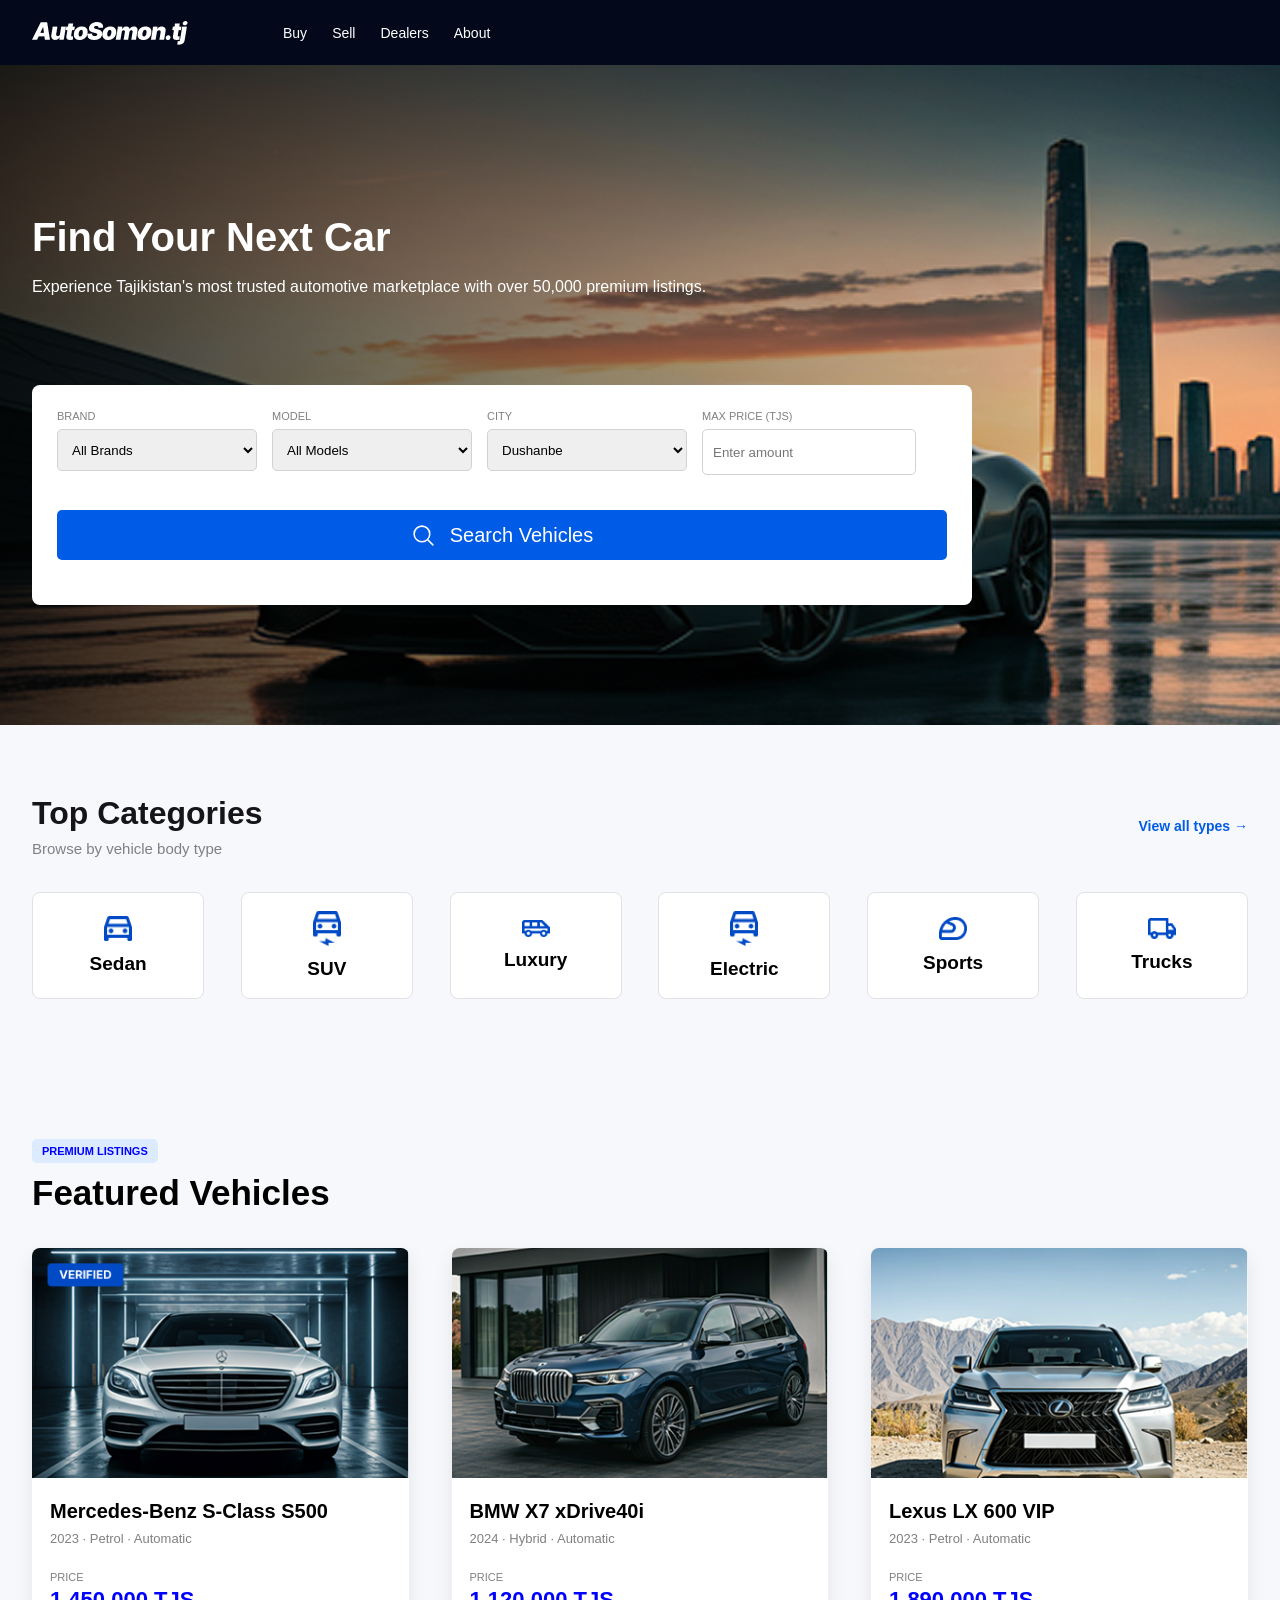
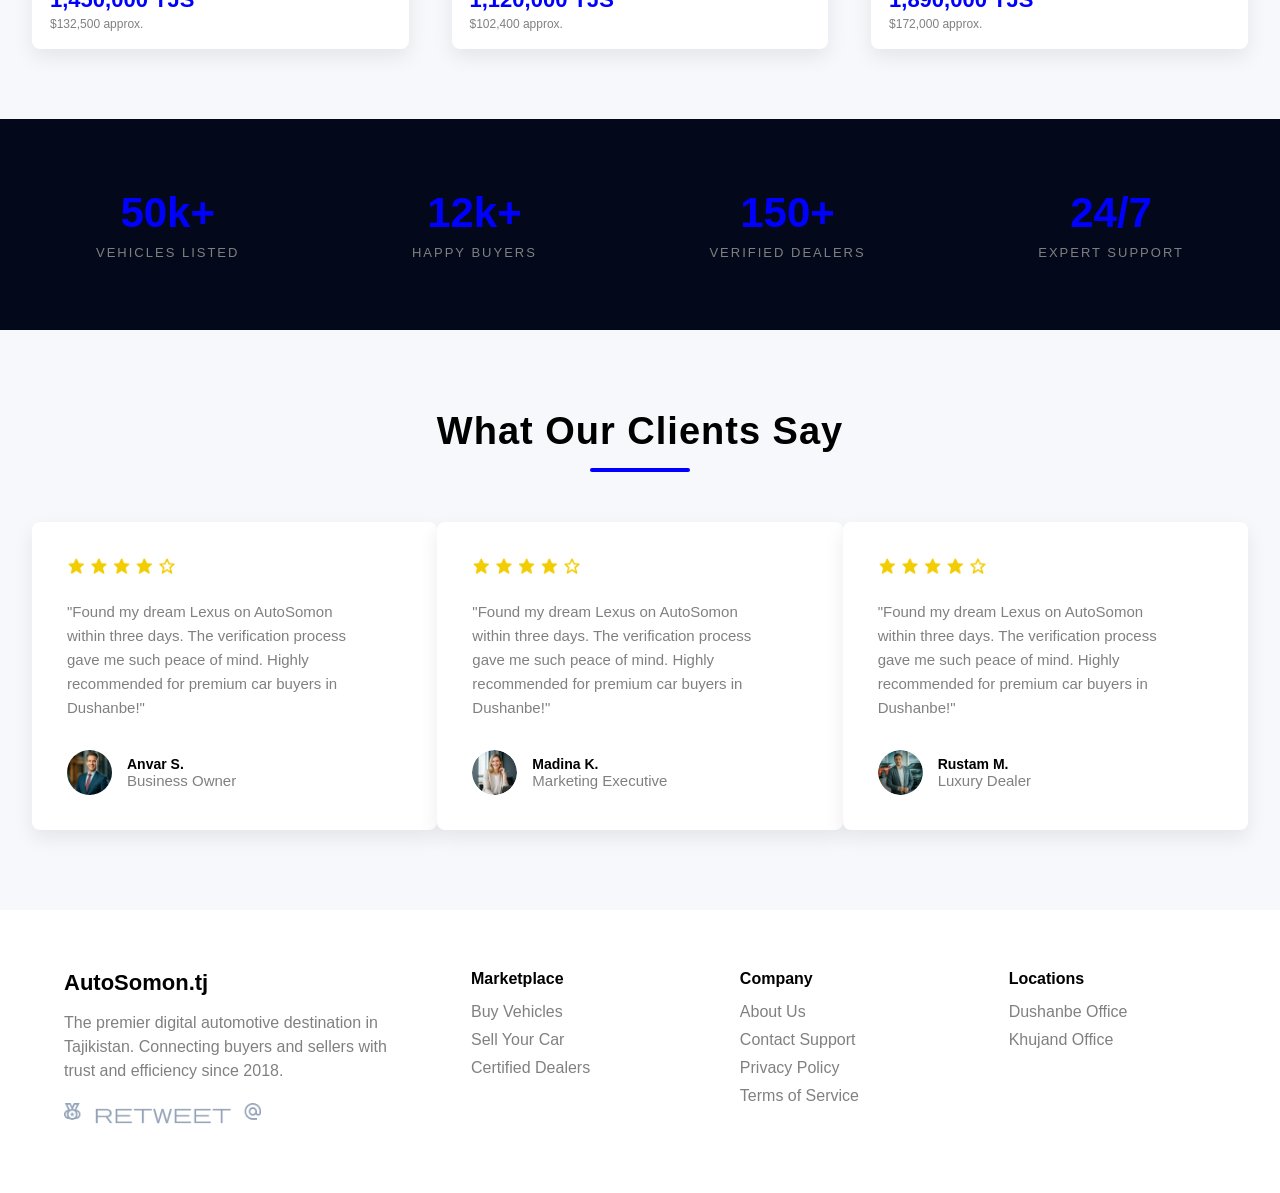
<file: index.html>
<!doctype html>
<html lang="en">
  <head>
    <meta charset="UTF-8" />
    <meta name="viewport" content="width=device-width, initial-scale=1.0" />
    <title>AutoSomon.TJ</title>
    <link rel="stylesheet" href="./style.css" />
  </head>
  <body>
    <header>
      <div class="header">
        <img src="./images/AutoSomon.tj.png" alt="" class="logo1" />

        <a href="./stranitsa2/stranitsa2.html" class="link1">Buy</a>
        <a href="./stranitsa3/stranitsa3.html" class="link1">Sell</a>
        <a href="" class="link1">Dealers</a>
        <a href="" class="link1">About</a>

        <svg
          xmlns="http://www.w3.org/2000/svg"
          fill="none"
          viewBox="0 0 24 24"
          stroke-width="1.5"
          stroke="currentColor"
          class="icon1"
        >
          <path
            stroke-linecap="round"
            stroke-linejoin="round"
            d="m21 21-5.197-5.197m0 0A7.5 7.5 0 1 0 5.196 5.196a7.5 7.5 0 0 0 10.607 10.607Z"
          />
        </svg>

        <button class="button1">Sell Car</button>
      </div>
    </header>

    <section class="section1">
      <div class="container1">
        <div class="div1">
          <h1 class="title1">Find Your Next Car</h1>

          <p class="parag1">
            Experience Tajikistan's most trusted automotive marketplace with
            over 50,000 premium listings.
          </p>
        </div>

        <div class="div2">
          <div class="div3">
            <p class="parag2">BRAND</p>
            <select class="input1">
              <option>All Brands</option>
            </select>
          </div>

          <div class="div3">
            <p class="parag2">MODEL</p>
            <select class="input1">
              <option>All Models</option>
            </select>
          </div>

          <div class="div3">
            <p class="parag2">CITY</p>
            <select class="input1">
              <option>Dushanbe</option>
            </select>
          </div>

          <div class="div3">
            <p class="parag2">MAX PRICE (TJS)</p>
            <input type="text" placeholder="Enter amount" class="input1" />
          </div>

          <button class="button2">
            <svg
              xmlns="http://www.w3.org/2000/svg"
              fill="none"
              viewBox="0 0 24 24"
              stroke-width="1.5"
              stroke="currentColor"
              class="icon2"
            >
              <path
                stroke-linecap="round"
                stroke-linejoin="round"
                d="m21 21-5.197-5.197m0 0A7.5 7.5 0 1 0 5.196 5.196a7.5 7.5 0 0 0 10.607 10.607Z"
              />
            </svg>
            Search Vehicles
          </button>
        </div>
      </div>
    </section>

    <section class="section2">
      <div class="container2">
        <div class="div4">
          <div>
            <h1 class="title2">Top Categories</h1>
            <p class="parag3">Browse by vehicle body type</p>
          </div>

          <a href="" class="link2">View all types →</a>
        </div>

        <div class="div5">
          <div class="div6">
            <img src="./images/moshin1.png" class="img1" />
            <p class="parag4">Sedan</p>
          </div>

          <div class="div6">
            <img src="./images/moshin2.png" class="img1" />
            <p class="parag4">SUV</p>
          </div>

          <div class="div6">
            <img src="./images/moshin3.png" class="img1" />
            <p class="parag4">Luxury</p>
          </div>

          <div class="div6">
            <img src="./images/moshin2.png" class="img1" />
            <p class="parag4">Electric</p>
          </div>

          <div class="div6">
            <img src="./images/moshin5.png" class="img1" />
            <p class="parag4">Sports</p>
          </div>

          <div class="div6">
            <img src="./images/moshin6.png" class="img1" />
            <p class="parag4">Trucks</p>
          </div>
        </div>
      </div>
    </section>

    <section class="section3">
      <div class="container3">
        <p class="parag5">PREMIUM LISTINGS</p>
        <h1 class="title3">Featured Vehicles</h1>

        <div class="div7">
          <div class="div8">
            <img src="./images/img-car1.png" class="img2" />

            <h2 class="title4">Mercedes-Benz S-Class S500</h2>
            <p class="parag6">2023 · Petrol · Automatic</p>

            <p class="parag7">PRICE</p>
            <h3 class="title5">1,450,000 TJS</h3>
            <p class="parag8">$132,500 approx.</p>
          </div>

          <div class="div8">
            <img src="./images/img-car2.png" class="img2" />

            <h2 class="title4">BMW X7 xDrive40i</h2>
            <p class="parag6">2024 · Hybrid · Automatic</p>

            <p class="parag7">PRICE</p>
            <h3 class="title5">1,120,000 TJS</h3>
            <p class="parag8">$102,400 approx.</p>
          </div>

          <div class="div8">
            <img src="./images/img-car3.png" class="img2" />

            <h2 class="title4">Lexus LX 600 VIP</h2>
            <p class="parag6">2023 · Petrol · Automatic</p>

            <p class="parag7">PRICE</p>
            <h3 class="title5">1,890,000 TJS</h3>
            <p class="parag8">$172,000 approx.</p>
          </div>
        </div>
      </div>
    </section>

    <section class="section4">
      <div class="container4">
        <div class="div9">
          <h1 class="title6">50k+</h1>
          <p class="parag9">VEHICLES LISTED</p>
        </div>

        <div class="div9">
          <h1 class="title6">12k+</h1>
          <p class="parag9">HAPPY BUYERS</p>
        </div>

        <div class="div9">
          <h1 class="title6">150+</h1>
          <p class="parag9">VERIFIED DEALERS</p>
        </div>

        <div class="div9">
          <h1 class="title6">24/7</h1>
          <p class="parag9">EXPERT SUPPORT</p>
        </div>
      </div>
    </section>

    <section class="section5">
      <div class="container5">
        <h1 class="title7">What Our Clients Say</h1>

        <div class="div10"></div>

        <div class="div11">
          <div class="div12">
            <img src="./images/stars.png" alt="" class="sitoraho" />

            <p class="parag11">
              "Found my dream Lexus on AutoSomon within three days. The
              verification process gave me such peace of mind. Highly
              recommended for premium car buyers in Dushanbe!"
            </p>

            <div class="div13">
              <img src="./images/Anvar.svg" class="img3" />

              <div>
                <h3 class="title8">Anvar S.</h3>
                <p class="parag12">Business Owner</p>
              </div>
            </div>
          </div>

          <div class="div12">
            <img src="./images/stars.png" alt="" class="sitoraho" />

            <p class="parag11">
              "Found my dream Lexus on AutoSomon within three days. The
              verification process gave me such peace of mind. Highly
              recommended for premium car buyers in Dushanbe!"
            </p>

            <div class="div13">
              <img src="./images/madina.svg" class="img3" />

              <div>
                <h3 class="title8">Madina K.</h3>
                <p class="parag12">Marketing Executive</p>
              </div>
            </div>
          </div>

          <div class="div12">
            <img src="./images/stars.png" alt="" class="sitoraho" />

            <p class="parag11">
              "Found my dream Lexus on AutoSomon within three days. The
              verification process gave me such peace of mind. Highly
              recommended for premium car buyers in Dushanbe!"
            </p>

            <div class="div13">
              <img src="./images/rustam.png" class="img3" />

              <div>
                <h3 class="title8">Rustam M.</h3>
                <p class="parag12">Luxury Dealer</p>
              </div>
            </div>
          </div>
        </div>
      </div>
    </section>

    <footer>
      <div class="container6">
        <div class="div14">
          <h2 class="logo2">AutoSomon.tj</h2>

          <p class="parag13">
            The premier digital automotive destination in Tajikistan. Connecting
            buyers and sellers with trust and efficiency since 2018.
          </p>

          <img src="./images/Container (1).png" class="img4" />
        </div>

        <div class="div15">
          <h3 class="title9">Marketplace</h3>

          <a href="" class="link3">Buy Vehicles</a>
          <a href="" class="link3">Sell Your Car</a>
          <a href="" class="link3">Certified Dealers</a>
        </div>

        <div class="div15">
          <h3 class="title9">Company</h3>

          <a href="" class="link3">About Us</a>
          <a href="" class="link3">Contact Support</a>
          <a href="" class="link3">Privacy Policy</a>
          <a href="" class="link3">Terms of Service</a>
        </div>

        <div class="div15">
          <h3 class="title9">Locations</h3>

          <a href="" class="link3">Dushanbe Office</a>
          <a href="" class="link3">Khujand Office</a>
        </div>
      </div>

    </footer>
  </body>
</html>
</file>
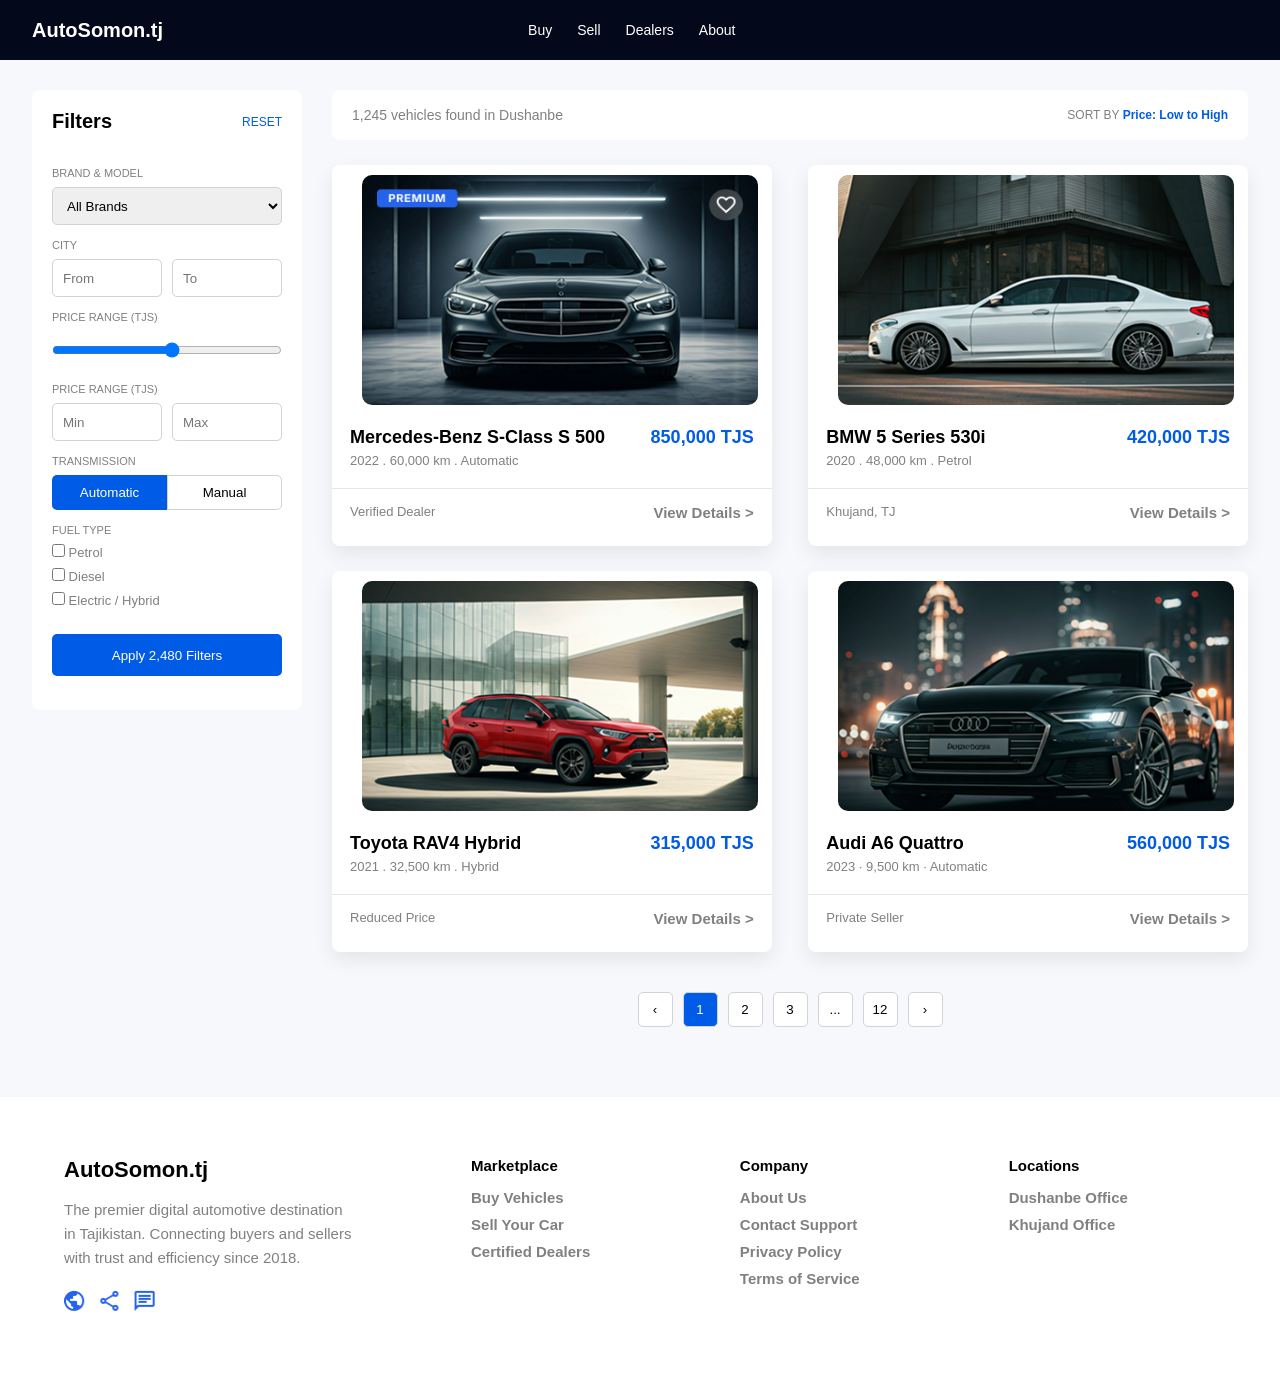
<file: stranitsa2/stranitsa2.html>
<!doctype html>
<html lang="en">
  <head>
    <meta charset="UTF-8" />
    <meta name="viewport" content="width=device-width, initial-scale=1.0" />
    <title>AutoSomon.TJ</title>
    <link rel="stylesheet" href="./stranitsa2.css" />
  </head>
  <body>
    <header>
      <div class="header">
        <h2 class="logo1">AutoSomon.tj</h2>

        <a href="../index.html" class="link1">Buy</a>
        <a href="../stranitsa3/stranitsa3.html" class="link1">Sell</a>
        <a href="" class="link1">Dealers</a>
        <a href="" class="link1">About</a>

        <svg
          xmlns="http://www.w3.org/2000/svg"
          fill="none"
          viewBox="0 0 24 24"
          stroke-width="1.5"
          stroke="currentColor"
          class="icon1"
        >
          <path
            stroke-linecap="round"
            stroke-linejoin="round"
            d="m21 21-5.197-5.197m0 0A7.5 7.5 0 1 0 5.196 5.196a7.5 7.5 0 0 0 10.607 10.607Z"
          />
        </svg>

        <button class="button1">Sell Car</button>
      </div>
    </header>

    <section class="section1">
      <div class="container1">
        <div class="div1">
          <div class="div2">
            <h2 class="title1">Filters</h2>
            <a href="" class="link2">RESET</a>
          </div>

          <p class="parag1">BRAND & MODEL</p>
          <select class="input1">
            <option>All Brands</option>
          </select>

          <p class="parag1">CITY</p>
          <div class="div3">
            <input type="text" placeholder="From" class="input2" />
            <input type="text" placeholder="To" class="input2" />
          </div>

          <p class="parag1">PRICE RANGE (TJS)</p>
          <div class="div3">
            <input
              type="range"
              placeholder=""
              class="input2"
              style="width: 290px"
            />
          </div>

          <p class="parag1">PRICE RANGE (TJS)</p>
          <div class="div3">
            <input type="text" placeholder="Min" class="input2" />
            <input type="text" placeholder="Max" class="input2" />
          </div>

          <p class="parag1">TRANSMISSION</p>
          <div class="div4">
            <button class="button2">Automatic</button>
            <button class="button3">Manual</button>
          </div>

          <p class="parag1">FUEL TYPE</p>

          <label class="label1"> <input type="checkbox" /> Petrol </label>

          <label class="label1"> <input type="checkbox" /> Diesel </label>

          <label class="label1">
            <input type="checkbox" /> Electric / Hybrid
          </label>

          <button class="button4">Apply 2,480 Filters</button>
        </div>

        <div class="div5">
          <div class="div6">
            <p class="parag2">1,245 vehicles found in Dushanbe</p>

            <p class="parag3">SORT BY <span>Price: Low to High</span></p>
          </div>

          <div class="div7">
            <div class="div8">
              <img src="./images2/s clss.png" class="img1" />

              <div class="div9">
                <h2 class="title2">Mercedes-Benz S-Class S 500</h2>
                <h3 class="title3">850,000 TJS</h3>
              </div>

              <p class="parag4">2022 . 60,000 km . Automatic</p>

              <div class="div10">
                <p class="parag5">Verified Dealer</p>
                <a href="" class="link3">View Details ></a>
              </div>
            </div>

            <div class="div8">
              <img src="./images2/BMW.png" class="img1" />

              <div class="div9">
                <h2 class="title2">BMW 5 Series 530i</h2>
                <h3 class="title3">420,000 TJS</h3>
              </div>

              <p class="parag4">2020 . 48,000 km . Petrol</p>

              <div class="div10">
                <p class="parag5">Khujand, TJ</p>
                <a href="" class="link3">View Details ></a>
              </div>
            </div>

            <div class="div8">
              <img src="./images2/Rav4.png" class="img1" />

              <div class="div9">
                <h2 class="title2">Toyota RAV4 Hybrid</h2>
                <h3 class="title3">315,000 TJS</h3>
              </div>

              <p class="parag4">2021 . 32,500 km . Hybrid</p>

              <div class="div10">
                <p class="parag5">Reduced Price</p>
                <a href="" class="link3">View Details ></a>
              </div>
            </div>

            <div class="div8">
              <img src="./images2/audi.png" class="img1" />

              <div class="div9">
                <h2 class="title2">Audi A6 Quattro</h2>
                <h3 class="title3">560,000 TJS</h3>
              </div>

              <p class="parag4">2023 · 9,500 km · Automatic</p>

              <div class="div10">
                <p class="parag5">Private Seller</p>
                <a href="" class="link3">View Details ></a>
              </div>
            </div>
          </div>

          <div class="div11">
            <button class="button5">‹</button>
            <button class="button6">1</button>
            <button class="button5">2</button>
            <button class="button5">3</button>
            <button class="button5">...</button>
            <button class="button5">12</button>
            <button class="button5">›</button>
          </div>
        </div>
      </div>
    </section>

    <footer>
      <div class="container6">
        <div class="div14">
          <h2 class="logo2">AutoSomon.tj</h2>

          <p class="parag13">
            The premier digital automotive destination in Tajikistan. Connecting
            buyers and sellers with trust and efficiency since 2018.
          </p>

          <img src="./images2/Container (2).png" class="img4" />
        </div>

        <div class="div15">
          <h3 class="title9">Marketplace</h3>

          <a href="" class="link3">Buy Vehicles</a>
          <a href="" class="link3">Sell Your Car</a>
          <a href="" class="link3">Certified Dealers</a>
        </div>

        <div class="div15">
          <h3 class="title9">Company</h3>

          <a href="" class="link3">About Us</a>
          <a href="" class="link3">Contact Support</a>
          <a href="" class="link3">Privacy Policy</a>
          <a href="" class="link3">Terms of Service</a>
        </div>

        <div class="div15">
          <h3 class="title9">Locations</h3>

          <a href="" class="link3">Dushanbe Office</a>
          <a href="" class="link3">Khujand Office</a>
        </div>
      </div>
    </footer>
  </body>
</html>
</file>
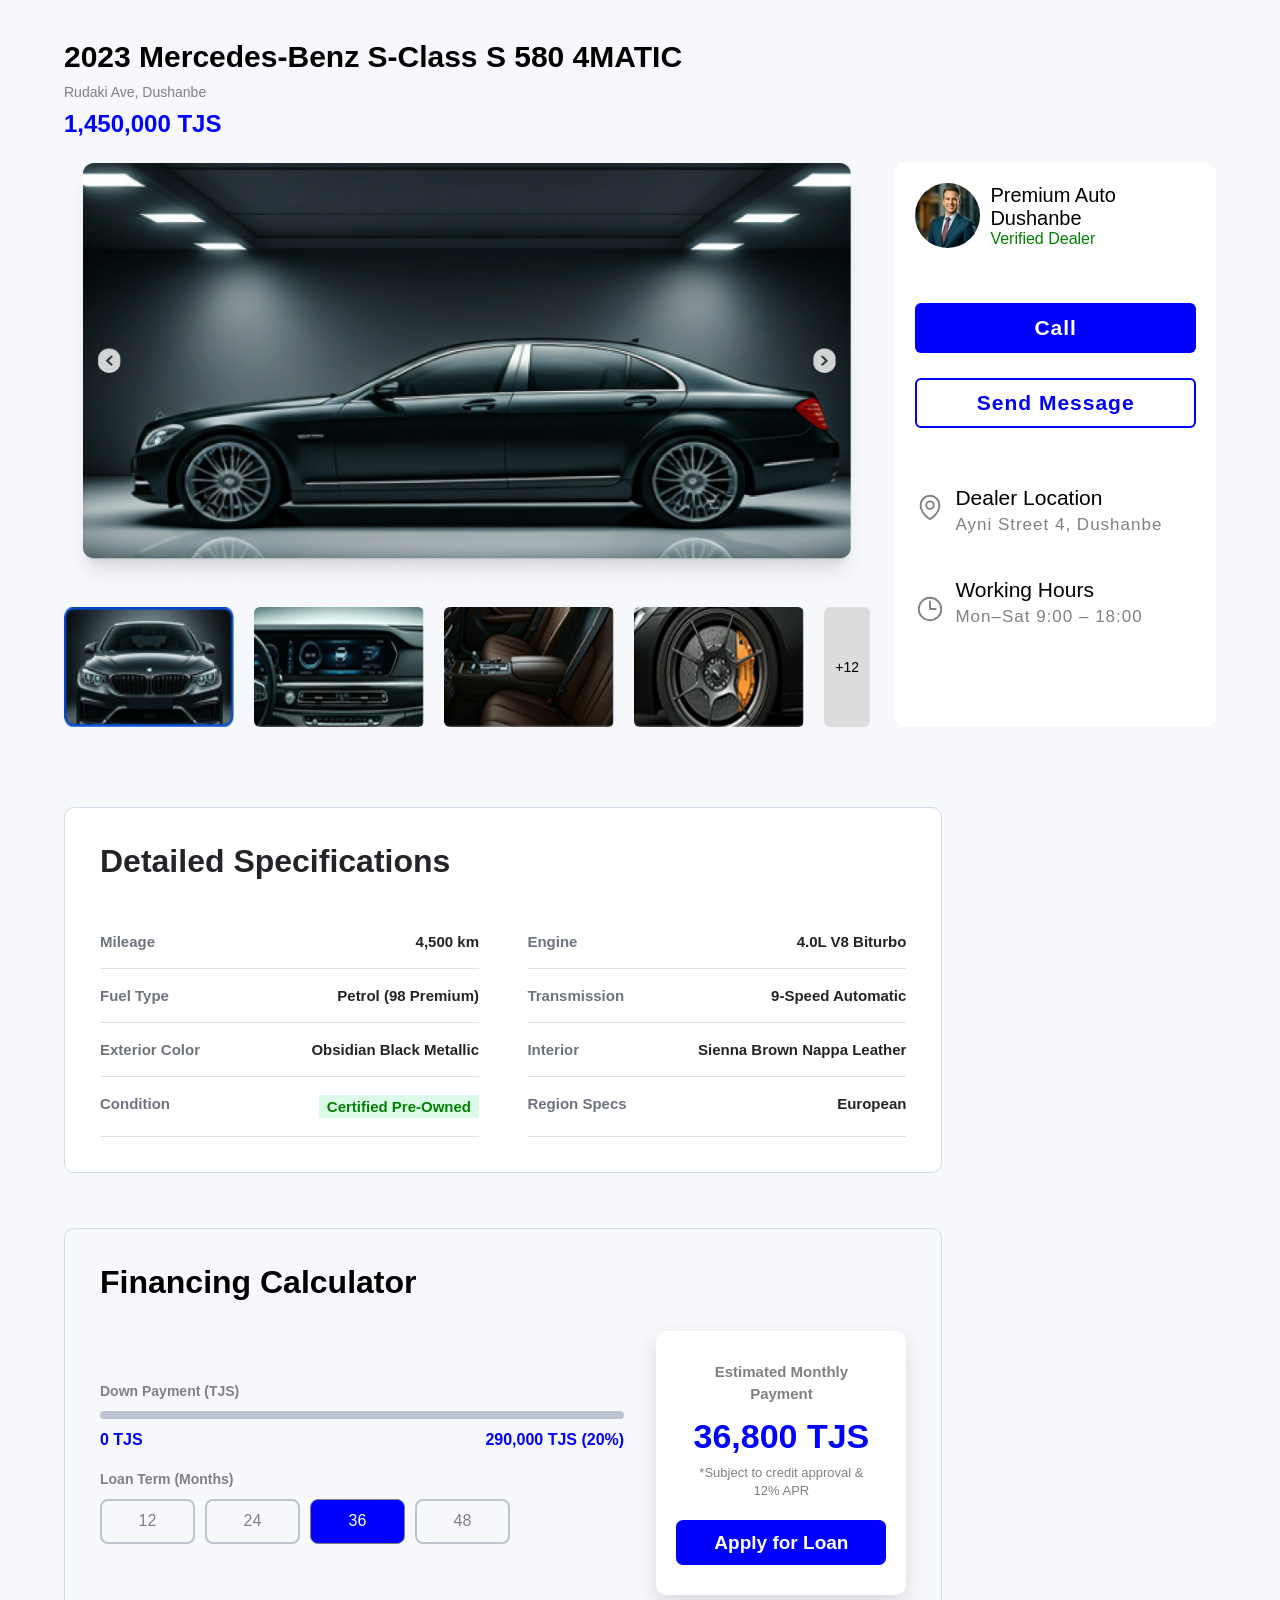
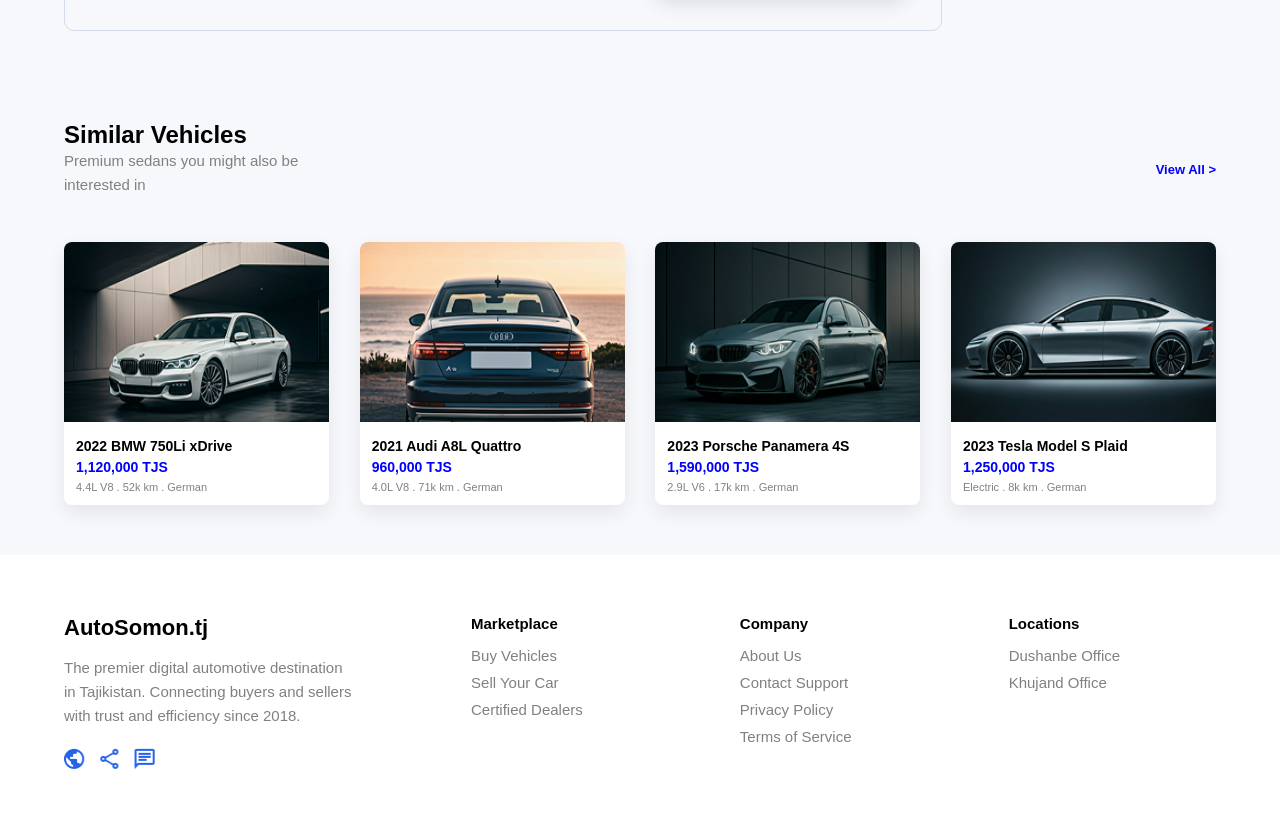
<file: stranitsa3/stranitsa3.html>
<!doctype html>
<html lang="en">
  <head>
    <meta charset="UTF-8" />
    <meta name="viewport" content="width=device-width, initial-scale=1.0" />
    <title>AutoSomon.TJ</title>
    <link rel="stylesheet" href="./stranitsa3.css" />
  </head>
  <body>
    <section class="section1">
      <div class="container1">
        <h1 class="title1">2023 Mercedes-Benz S-Class S 580 4MATIC</h1>

        <p class="parag1">Rudaki Ave, Dushanbe</p>

        <h2 class="title2">1,450,000 TJS</h2>

        <div class="div1">
          <div class="div2">
            <img src="./images3/s class 1.png" class="img1" />

            <div class="div3">
              <img src="./images3/Border.png" class="img2" />
              <img src="./images3/interier.png" class="img2" />
              <img src="./images3/interier2.png" class="img2" />
              <img src="./images3/wheel.png" class="img2" />

              <div class="div4">+12</div>
            </div>
          </div>

          <div class="div5">
            <div class="div6">
              <img src="./images3/Anvar.svg" class="img3" />

              <div>
                <p class="parag2">Premium Auto Dushanbe</p>
                <p class="parag3">Verified Dealer</p>
              </div>
            </div>

            <button class="button1">Call</button>
            <button class="button2">Send Message</button>

            <svg
              xmlns="http://www.w3.org/2000/svg"
              fill="none"
              viewBox="0 0 24 24"
              stroke-width="1.5"
              stroke="currentColor"
              class="location"
            >
              <path
                stroke-linecap="round"
                stroke-linejoin="round"
                d="M15 10.5a3 3 0 1 1-6 0 3 3 0 0 1 6 0Z"
              />
              <path
                stroke-linecap="round"
                stroke-linejoin="round"
                d="M19.5 10.5c0 7.142-7.5 11.25-7.5 11.25S4.5 17.642 4.5 10.5a7.5 7.5 0 1 1 15 0Z"
              />
            </svg>

            <p class="parag4">Dealer Location</p>
            <p class="parag5">Ayni Street 4, Dushanbe</p>

            <svg
              xmlns="http://www.w3.org/2000/svg"
              fill="none"
              viewBox="0 0 24 24"
              stroke-width="1.5"
              stroke="currentColor"
              class="clock"
            >
              <path
                stroke-linecap="round"
                stroke-linejoin="round"
                d="M12 6v6h4.5m4.5 0a9 9 0 1 1-18 0 9 9 0 0 1 18 0Z"
              />
            </svg>

            <p class="parag4">Working Hours</p>
            <p class="parag5">Mon–Sat 9:00 – 18:00</p>
          </div>
        </div>
      </div>
    </section>

    <section class="section2">
      <div class="container2">
        <div class="div7">
          <h2 class="title3">Detailed Specifications</h2>

          <div class="div8">
            <div class="div9">
              <p class="parag6">Mileage</p>
              <p class="parag7">4,500 km</p>
            </div>

            <div class="div9">
              <p class="parag6">Engine</p>
              <p class="parag7">4.0L V8 Biturbo</p>
            </div>

            <div class="div9">
              <p class="parag6">Fuel Type</p>
              <p class="parag7">Petrol (98 Premium)</p>
            </div>

            <div class="div9">
              <p class="parag6">Transmission</p>
              <p class="parag7">9-Speed Automatic</p>
            </div>

            <div class="div9">
              <p class="parag6">Exterior Color</p>
              <p class="parag7">Obsidian Black Metallic</p>
            </div>

            <div class="div9">
              <p class="parag6">Interior</p>
              <p class="parag7">Sienna Brown Nappa Leather</p>
            </div>

            <div class="div9">
              <p class="parag6">Condition</p>
              <p class="parag8">Certified Pre-Owned</p>
            </div>

            <div class="div9">
              <p class="parag6">Region Specs</p>
              <p class="parag7">European</p>
            </div>
          </div>
        </div>

        <div class="div10">
          <h2 class="title4">Financing Calculator</h2>

          <div class="div11">
            <div class="div12">
              <p class="parag9">Down Payment (TJS)</p>

              <div class="div13"></div>

              <div class="div14">
                <p class="parag10">0 TJS</p>
                <p class="parag10">290,000 TJS (20%)</p>
              </div>

              <p class="parag9">Loan Term (Months)</p>

              <div class="div15">
                <button class="button3">12</button>
                <button class="button3">24</button>
                <button class="button4">36</button>
                <button class="button3">48</button>
              </div>
            </div>

            <div class="div16">
              <p class="parag11">
                Estimated Monthly <br />
                Payment
              </p>

              <h2 class="title5">36,800 TJS</h2>

              <p class="parag12">
                *Subject to credit approval & <br />
                12% APR
              </p>

              <button class="button5">Apply for Loan</button>
            </div>
          </div>
        </div>
      </div>
    </section>

    <section class="section3">
      <div class="container3">
        <div class="div17">
          <div>
            <h2 class="title6">Similar Vehicles</h2>
            <p class="parag13">
              Premium sedans you might also be interested in
            </p>
          </div>

          <a href="" class="link1">View All > </a>
        </div>

        <div class="div18">
          <div class="div19">
            <img src="./images3/bmw m7.png" class="img4" />

            <h3 class="title7">2022 BMW 750Li xDrive</h3>
            <p class="price1">1,120,000 TJS</p>
            <p class="parag14">4.4L V8 . 52k km . German</p>
          </div>

          <div class="div19">
            <img src="./images3/audi a8.png" class="img4" />

            <h3 class="title7">2021 Audi A8L Quattro</h3>
            <p class="price1">960,000 TJS</p>
            <p class="parag14">4.0L V8 . 71k km . German</p>
          </div>

          <div class="div19">
            <img src="./images3/bmw m4.png" class="img4" />

            <h3 class="title7">2023 Porsche Panamera 4S</h3>
            <p class="price1">1,590,000 TJS</p>
            <p class="parag14">2.9L V6 . 17k km . German</p>
          </div>

          <div class="div19">
            <img src="./images3/texla.png" class="img4" />

            <h3 class="title7">2023 Tesla Model S Plaid</h3>
            <p class="price1">1,250,000 TJS</p>
            <p class="parag14">Electric . 8k km . German</p>
          </div>
        </div>
      </div>
    </section>

    <footer>
      <div class="container6">
        <div class="div20">
          <h2 class="logo2">AutoSomon.tj</h2>

          <p class="parag13">
            The premier digital automotive destination in Tajikistan. Connecting
            buyers and sellers with trust and efficiency since 2018.
          </p>

          <img src="./images3/Container (2).png" class="img5" />
        </div>

        <div class="div21">
          <h3 class="title9">Marketplace</h3>

          <a href="" class="link3">Buy Vehicles</a>
          <a href="" class="link3">Sell Your Car</a>
          <a href="" class="link3">Certified Dealers</a>
        </div>

        <div class="div21">
          <h3 class="title9">Company</h3>

          <a href="" class="link3">About Us</a>
          <a href="" class="link3">Contact Support</a>
          <a href="" class="link3">Privacy Policy</a>
          <a href="" class="link3">Terms of Service</a>
        </div>

        <div class="div21">
          <h3 class="title9">Locations</h3>

          <a href="" class="link3">Dushanbe Office</a>
          <a href="" class="link3">Khujand Office</a>
        </div>
      </div>
    </footer>
  </body>
</html>
</file>
<file: style.css>
* {
  margin: 0;
  font-family: "Gill Sans", "Gill Sans MT", Calibri, "Trebuchet MS", sans-serif;
}
header {
  width: 100%;
  height: 65px;
  background-color: rgb(3, 9, 26);
}
.header {
  width: 95%;
  height: 100%;
  margin: auto;
  display: flex;
  align-items: center;
}
.logo1 {
  margin-right: 70px;
}
.link1 {
  color: white;
  text-decoration: none;
  font-size: 14px;
  margin-left: 25px;
}
.icon1 {
  width: 25px;
  color: white ;
  margin-left: 780px;
}
.button1 {
  width: 95px;
  height: 36px;
  background-color: rgb(0, 92, 230);
  color: white;
  border: none;
  border-radius: 6px;
  margin-left: 20px;
}
.button1:active{
    transform: translateY(-5px);
}
.section1 {
  width: 100%;
  height: 660px;
  background-image: url("./images/lambo.png");
  background-size: cover;
  background-position: center;
}
.container1 {
  width: 95%;
  height: 100%;
  margin: auto;
  position: relative;
}
.div1 {
  position: absolute;
  top: 150px;
  left: 0;
}
.title1 {
  color: white;
  font-size: 40px;
  padding-bottom: 18px;
}
.parag1 {
  color: white;
  font-size: 16px;
  width: 700px;
}
.div2 {
  width: 890px;
  height: 170px;
  background-color: white;
  border-radius: 8px;
  padding: 25px;
  position: absolute;
  left: 0;
  bottom: 120px;
  display: flex;
  flex-wrap: wrap;
  gap: 15px;
}
.div3 {
  width: 200px;
}
.parag2 {
  font-size: 11px;
  color: grey;
  padding-bottom: 7px;
}
.input1 {
  width: 100%;
  height: 42px;
  border: 1px solid rgb(210, 210, 210);
  border-radius: 5px;
  padding-left: 10px;
}
.icon2 {
  width: 25px;
}
.button2 {
  width: 100%;
  height: 50px;
  background-color: rgb(0, 92, 230);
  color: white;
  border: none;
  border-radius: 5px;
  display: flex;
  align-items: center;
  justify-content: center;
  gap: 14px;
  font-size: 20px;
}
.button2:active{
    transform: translateY(-5px);
}
.section2{
  width:100%;
  padding:70px 0;
  background-color:rgb(246,248,251);
}
.container2{
  width:95%;
  margin:auto;
}
.div4{
  display:flex;
  justify-content:space-between;
  align-items:center;
  padding-bottom:35px;
}
.title2{
  font-size:32px;
  color:rgb(20,20,25);
  padding-bottom:8px;
}
.parag3{
  font-size:15px;
  color:grey;
}
.link2{
  text-decoration:none;
  color:rgb(0,92,230);
  font-size:14px;
  font-weight:bold;
}
.div5{
  display:flex;
  justify-content:space-between;
}
.div6{
  width:14%;
  height:105px;
  background-color:white;
  border:1px solid rgb(225,225,230);
  border-radius:8px;
  display:flex;
  flex-direction:column;
  align-items:center;
  justify-content:center;
}
.div6:hover{
    transform: translateY(-6px);
}
.img1{
  width:28px;
  margin-bottom:12px;
}
.parag4{
  font-size:19px;
  font-weight: 600;
}
.section3{
  width:100%;
  padding:70px 0;
  background-color:rgb(246,248,251);
}
.container3{
  width:95%;
  margin:auto;
}
.parag5{
  display:inline-block;
  background-color:rgb(220,235,255);
  color:blue;
  font-size:11px;
  padding:6px 10px;
  border-radius:5px;
  font-weight:bold;
  margin-bottom:10px;
}
.title3{
  font-size:35px;
  padding-bottom:35px;
}
.div7{
  display:flex;
  justify-content:space-between;
}
.div8{
  width:31%;
  background-color:white;
  border-radius:8px;
  overflow:hidden;
  box-shadow:0px 8px 20px rgba(0,0,0,0.08);
}
.div8:hover{
    transform: translateY(-6px);
}
.img2{
  width:100%;
  height:230px;
}
.title4{
  font-size:20px;
  color:black;
  padding:18px 18px 8px 18px;
}
.parag6{
  font-size:13px;
  color:grey;
  padding:0 18px 25px 18px;
}
.parag7{
  font-size:11px;
  color:grey;
  padding:0 18px;
}
.title5{
  font-size:22px;
  color:blue;
  padding:4px 18px;
}
.parag8{
  font-size:12px;
  color:grey;
  padding:0 18px 18px 18px;
}
.section4{
  width:100%;
  padding:70px 0;
  background-color:rgb(3, 9, 26);
}
.container4{
  width:85%;
  margin:auto;
  display:flex;
  justify-content:space-between;
  text-align:center;
}
.title6{
  font-size:42px;
  color:blue;
  padding-bottom:8px;
}
.parag9{
  font-size:13px;
  color:grey;
  letter-spacing:2px;
}
.section5{
  width:100%;
  padding:80px 0;
  background-color:rgb(246,248,251);
}
.container5{
  width:95%;
  margin:auto;
  text-align:center;
}
.title7{
  font-size:38px;
  letter-spacing: 1px;
  padding-bottom:15px;
}
.div10{
  width:100px;
  height:4px;
  background-color:blue;
  border-radius: 10px;
  margin:auto;
  margin-bottom:50px;
}
.div11{
  display:flex;
  justify-content:space-between;
}
.div12{
  width:28%;
  background-color:white;
  border-radius:8px;
  padding:35px;
  text-align:left;
  box-shadow:0px 8px 20px rgba(0,0,0,0.08);
}
.div12:hover{
    transform: translateY(-6px);
}
.sitoraho{
    max-width: 110px;
  padding-bottom:20px;
}
.parag11{
  width: 300px;
  font-size:15px;
  line-height:24px;
  color:gray;
  padding-bottom:30px;
}
.div13{
  display:flex;
  align-items:center;
  gap:15px;
}
.img3{
  width:45px;
  height:45px;
  border-radius:50%;
}
.title8{
  font-size:14px;
  color:black;
}
.parag12{
  font-size:15px;
  color:grey;
}
footer{
  width:100%;
  padding:60px 0 25px 0;
}
.container6{
  width:90%;
  margin:auto;
  display:flex;
  justify-content:space-between;
  padding-bottom:40px;
}
.div14{
  width:30%;
}
.logo2{
  font-size:22px;
  color:black;
  padding-bottom:15px;
}
.parag13{
  font-size:16px;
  color:grey;
  line-height:24px;
  padding-bottom:20px;
}
.img4{
  width:220px;
}
.div15{
  width:18%;
  display:flex;
  flex-direction:column;
}
.title9{
  font-size:16px;
  color:black;
  padding-bottom:15px;
}
.link3{
  text-decoration:none;
  color:grey;
  font-size:16px;
  margin-bottom:10px;
}
</file>
<file: stranitsa2/stranitsa2.css>
* {
  margin: 0;
  padding: 0;
  font-family: Arial, Helvetica, sans-serif;
}
header {
  width: 100%;
  height: 60px;
  background-color: rgb(3, 9, 26);
}
.header {
  width: 95%;
  height: 100%;
  margin: auto;
  display: flex;
  align-items: center;
}
.logo1 {
  color: white;
  font-size: 20px;
  margin-right: 340px;
}
.link1 {
  color: white;
  text-decoration: none;
  font-size: 14px;
  margin-left: 25px;
}
.icon1 {
  width: 25px;
  color: white;
  margin-left: 580px;
}
.button1 {
  width: 85px;
  height: 33px;
  background-color: rgb(0, 92, 230);
  color: white;
  border: none;
  border-radius: 5px;
  margin-left: 20px;
}
.button1:active {
    transform: translateY(-3px);
    transform: scale(1.05);
}
.section1 {
  width: 100%;
  padding: 30px 0 70px 0;
  background-color: rgb(246, 248, 251);
}
.container1 {
  width: 95%;
  margin: auto;
  display: flex;
  gap: 30px;
}
.div1 {
  width: 230px;
  background-color: white;
  border-radius: 8px;
  padding: 20px;
  height: 580px;
}
.div2 {
  display: flex;
  justify-content: space-between;
  align-items: center;
  padding-bottom: 20px;
}
.title1 {
  font-size: 20px;
  color: black;
}
.link2 {
  text-decoration: none;
  color: rgb(0, 92, 230);
  font-size: 12px;
}
.parag1 {
  font-size: 11px;
  color: grey;
  padding-bottom: 8px;
  padding-top: 14px;
}
.input1 {
  width: 100%;
  height: 38px;
  border: 1px solid rgb(210, 210, 215);
  border-radius: 5px;
  padding-left: 10px;
}
.div3 {
  display: flex;
  gap: 10px;
}
.input2 {
  width: 50%;
  height: 36px;
  border: 1px solid rgb(210, 210, 215);
  border-radius: 5px;
  padding-left: 10px;
}
.div4 {
  display: flex;
}
.button2 {
  width: 50%;
  height: 35px;
  background-color: rgb(0, 92, 230);
  color: white;
  border: none;
  border-radius: 5px 0 0 5px;
}
.button3 {
  width: 50%;
  height: 35px;
  background-color: white;
  border: 1px solid rgb(210, 210, 215);
  border-radius: 0 5px 5px 0;
}
.label1 {
  display: block;
  font-size: 13px;
  color: grey;
  margin-bottom: 8px;
}
.button4 {
  width: 100%;
  height: 42px;
  background-color: rgb(0, 92, 230);
  color: white;
  border: none;
  border-radius: 5px;
  margin-top: 18px;
}
.button4:active {
    transform: translateY(-3px);
    transform: scale(1.05);
}
.div5 {
  width: calc(100% - 260px);
}
.div6 {
  height: 50px;
  background-color: white;
  border-radius: 8px;
  display: flex;
  justify-content: space-between;
  align-items: center;
  padding: 0 20px;
  margin-bottom: 25px;
}
.parag2 {
  font-size: 14px;
  color: grey;
}
.parag3 {
  font-size: 12px;
  color: grey;
}
.parag3 span {
  color: rgb(0, 92, 230);
  font-weight: bold;
}
.div7 {
  display: flex;
  flex-wrap: wrap;
  justify-content: space-between;
  gap: 25px;
}
.div8 {
  width: 48%;
  background-color: white;
  border-radius: 8px;
  overflow: hidden;
  box-shadow: 0px 8px 20px rgba(0, 0, 0, 0.08);
}
.div8:hover {
  transform: translateY(-6px);
}
.img1 {
  width: 90%;
  height: 230px;
  margin: auto;
  border-radius: 10px;
  margin-left: 30px;
  margin-top: 10px;
}
.div9 {
  display: flex;
  justify-content: space-between;
  padding: 18px 18px 5px 18px;
}
.title2 {
  font-size: 18px;
  color: black;
}
.title3 {
  font-size: 18px;
  color: rgb(0, 92, 230);
}
.parag4 {
  font-size: 13px;
  color: gray;
  padding: 0 18px 20px 18px;
}
.div10 {
  display: flex;
  justify-content: space-between;
  padding: 15px 18px;
  border-top: 1px solid rgb(230, 230, 235);
}
.parag5 {
  font-size: 13px;
  color: gray;
}
.link3 {
  text-decoration: none;
  color: rgb(0, 92, 230);
  font-size: 13px;
  font-weight: bold;
}
.div11 {
  display: flex;
  justify-content: center;
  gap: 10px;
  margin-top: 40px;
}
.button5 {
  width: 35px;
  height: 35px;
  border: 1px solid rgb(210, 210, 215);
  background-color: white;
  border-radius: 5px;
}
.button5:hover {
  transform: scale(1.2);
}
.button6 {
  width: 35px;
  height: 35px;
  border: 1px solid rgb(210, 210, 215);
  background-color: rgb(0, 92, 230);
  color: white;
  border-radius: 5px;
}
.button6:hover {
  transform: scale(1.2);
}
footer {
  width: 100%;
  padding: 60px 0 25px 0;
}
.container6 {
  width: 90%;
  margin: auto;
  display: flex;
  justify-content: space-between;
  padding-bottom: 40px;
}
.div14 {
  width: 30%;
}
.logo2 {
  font-size: 22px;
  color: black;
  padding-bottom: 15px;
}
.parag13 {
  max-width: 290px;
  font-size: 15px;
  color: grey;
  line-height: 24px;
  padding-bottom: 20px;
}
.img4 {
  width: 270px;
}
.div15 {
  width: 18%;
  display: flex;
  flex-direction: column;
}
.title9 {
  font-size: 15px;
  color: black;
  padding-bottom: 15px;
}
.link3 {
  text-decoration: none;
  color: grey;
  font-size: 15px;
  margin-bottom: 10px;
}
</file>
<file: stranitsa3/stranitsa3.css>
* {
  margin: 0;
  font-family: "Gill Sans", "Gill Sans MT", Calibri, "Trebuchet MS", sans-serif;
}
.section1 {
  width: 100%;
  padding: 40px 0;
  background-color: rgb(246, 248, 251);
}
.container1 {
  width: 90%;
  margin: auto;
}
.title1 {
  font-size: 30px;
  color: black;
  padding-bottom: 10px;
}
.parag1 {
  color: grey;
  font-size: 14px;
  padding-bottom: 10px;
}
.title2 {
  color: blue;
  font-size: 24px;
  padding-bottom: 25px;
}
.div1 {
  display: flex;
  gap: 25px;
}
.div2 {
  width: 70%;
}
.img1 {
  width: 100%;
  height: 430px;
  border-radius: 10px;
}
.div3 {
  display: flex;
  gap: 10px;
  margin-top: 10px;
}
.img2 {
  width: 170px;
  height: 120px;
  border-radius: 6px;
  margin-right: 10px;
}
.div4 {
  width: 170px;
  height: 120px;
  background-color: rgb(220, 220, 220);
  display: flex;
  align-items: center;
  justify-content: center;
  border-radius: 6px;
  font-size: 14px;
}
.div5 {
  width: 30%;
  background-color: white;
  border-radius: 10px;
  padding: 20px;
}
.div6 {
  display: flex;
  gap: 10px;
  align-items: center;
  padding-bottom: 15px;
}
.img3 {
  width: 65px;
  height: 65px;
  border-radius: 50%;
}
.parag2 {
  font-size: 20px;
}
.parag3 {
  font-size: 16px;
  color: green;
}
.button1 {
  width: 100%;
  height: 50px;
  background-color: blue;
  color: white;
  font-size: 21px;
  font-weight: 600;
  letter-spacing: 1px;
  border: none;
  border-radius: 6px;
  margin-top: 40px;
}
.button2 {
  width: 100%;
  height: 50px;
  background-color: white;
  border: 2px solid blue;
  color: blue;
  font-size: 21px;
  font-weight: 600;
  letter-spacing: 1px;
  border-radius: 6px;
  margin-top: 25px;
  margin-bottom: 40px;
}
.parag4 {
  font-size: 21px;
  margin-left: 40px;
}
.parag5 {
  font-size: 17px;
  color: grey;
  letter-spacing: 1px;
  margin-top: 5px;
  margin-bottom: 25px;
  margin-left: 40px;
}
.location {
  max-width: 30px;
  margin-bottom: -40px;
  margin-right: 15px;
  color: grey;
}
.clock {
  max-width: 30px;
  margin-bottom: -50px;
  margin-right: 15px;
  color: grey;
}
.section2 {
  width: 100%;
  padding: 40px 0;
  background-color: rgb(246, 248, 251);
}
.container2 {
  width: 90%;
  margin: auto;
}
.div7 {
  width: 70%;
  background-color: white;
  border: 1px solid rgb(210, 220, 235);
  border-radius: 10px;
  padding: 35px;
  margin-bottom: 55px;
}
.title3 {
  font-size: 32px;
  color: rgb(35, 35, 40);
  padding-bottom: 35px;
}
.div8 {
  display: flex;
  flex-wrap: wrap;
  justify-content: space-between;
}
.div9 {
  width: 47%;
  display: flex;
  justify-content: space-between;
  border-bottom: 1px solid rgb(225, 225, 230);
  padding: 18px 0;
}
.parag6 {
  font-size: 15px;
  color: rgb(110, 115, 125);
  font-weight: bold;
}
.parag7 {
  font-size: 15px;
  color: rgb(35, 35, 40);
  font-weight: bold;
}
.parag8 {
  font-size: 15px;
  color: green;
  background-color: rgb(219, 251, 232);
  font-weight: bold;
  padding: 3px 8px;
}
.div10 {
  width: 70%;
  background-color: inherit;
  border: 1px solid rgb(210, 220, 235);
  border-radius: 10px;
  padding: 35px;
}
.title4 {
  font-size: 32px;
  padding-bottom: 30px;
}
.div11 {
  display: flex;
  justify-content: space-between;
  align-items: center;
}
.div12 {
  width: 65%;
}
.parag9 {
  font-size: 14px;
  color: gray;
  font-weight: bold;
  padding-bottom: 12px;
}
.div13 {
  width: 100%;
  height: 8px;
  background-color: rgb(190, 195, 210);
  border-radius: 10px;
  margin-bottom: 12px;
}
.div14 {
  display: flex;
  justify-content: space-between;
  padding-bottom: 22px;
}
.parag10 {
  font-size: 16px;
  color: blue;
  font-weight: bold;
}
.div15 {
  display: flex;
  gap: 10px;
}
.button3,
.button4 {
  width: 95px;
  height: 45px;
  border: 2px solid rgb(190, 195, 205);
  background-color: inherit;
  border-radius: 8px;
  font-size: 16px;
  color: gray;
}
.button4 {
  background-color: blue;
  color: white;
  border: 1px solid grey;
}
.div16 {
  width: 210px;
  background-color: white;
  border-radius: 10px;
  text-align: center;
  padding: 30px 20px;
  box-shadow: 0px 8px 20px rgba(0, 0, 0, 0.12);
}
.parag11 {
  font-size: 15px;
  color: grey;
  font-weight: bold;
  line-height: 22px;
}
.title5 {
  font-size: 34px;
  color: blue;
  padding-top: 12px;
}
.parag12 {
  font-size: 13px;
  color: grey;
  line-height: 18px;
  padding: 8px 0 20px 0;
}
.button5 {
  width: 100%;
  height: 45px;
  background-color: blue;
  color: white;
  border: none;
  border-radius: 7px;
  font-size: 19px;
  font-weight: 600;
}
.section3 {
  width: 100%;
  padding: 50px 0;
  background-color: rgb(246, 248, 251);
}
.container3 {
  width: 90%;
  margin: auto;
}
.div17 {
  display: flex;
  justify-content: space-between;
  align-items: center;
  padding-bottom: 25px;
}
.title6 {
  font-size: 24px;
  color: black;
}
.parag13 {
  font-size: 13px;
  color: grey;
}
.link1 {
  text-decoration: none;
  color: blue;
  font-size: 13px;
  font-weight: bold;
}
.div18 {
  display: flex;
  justify-content: space-between;
}
.div19 {
  width: 23%;
  background-color: white;
  border-radius: 8px;
  overflow: hidden;
  box-shadow: 0px 8px 20px rgba(0, 0, 0, 0.08);
}
.img4 {
  width: 100%;
  height: 180px;
}
.title7 {
  font-size: 14px;
  color: black;
  padding: 12px 12px 5px 12px;
}
.price1 {
  font-size: 14px;
  color: blue;
  font-weight: bold;
  padding: 0 12px 6px 12px;
}
.parag14 {
  font-size: 11px;
  color: grey;
  padding: 0 12px 12px 12px;
}
footer {
  width: 100%;
  padding: 60px 0 25px 0;
}
.container6 {
  width: 90%;
  margin: auto;
  display: flex;
  justify-content: space-between;
  padding-bottom: 40px;
}
.div20 {
  width: 30%;
}
.logo2 {
  font-size: 22px;
  color: black;
  padding-bottom: 15px;
}
.parag13 {
  max-width: 290px;
  font-size: 15px;
  color: grey;
  line-height: 24px;
  padding-bottom: 20px;
}
.img5 {
  width: 270px;
}
.div21 {
  width: 18%;
  display: flex;
  flex-direction: column;
}
.title9 {
  font-size: 15px;
  color: black;
  padding-bottom: 15px;
}
.link3 {
  text-decoration: none;
  color: grey;
  font-size: 15px;
  margin-bottom: 10px;
}
</file>
